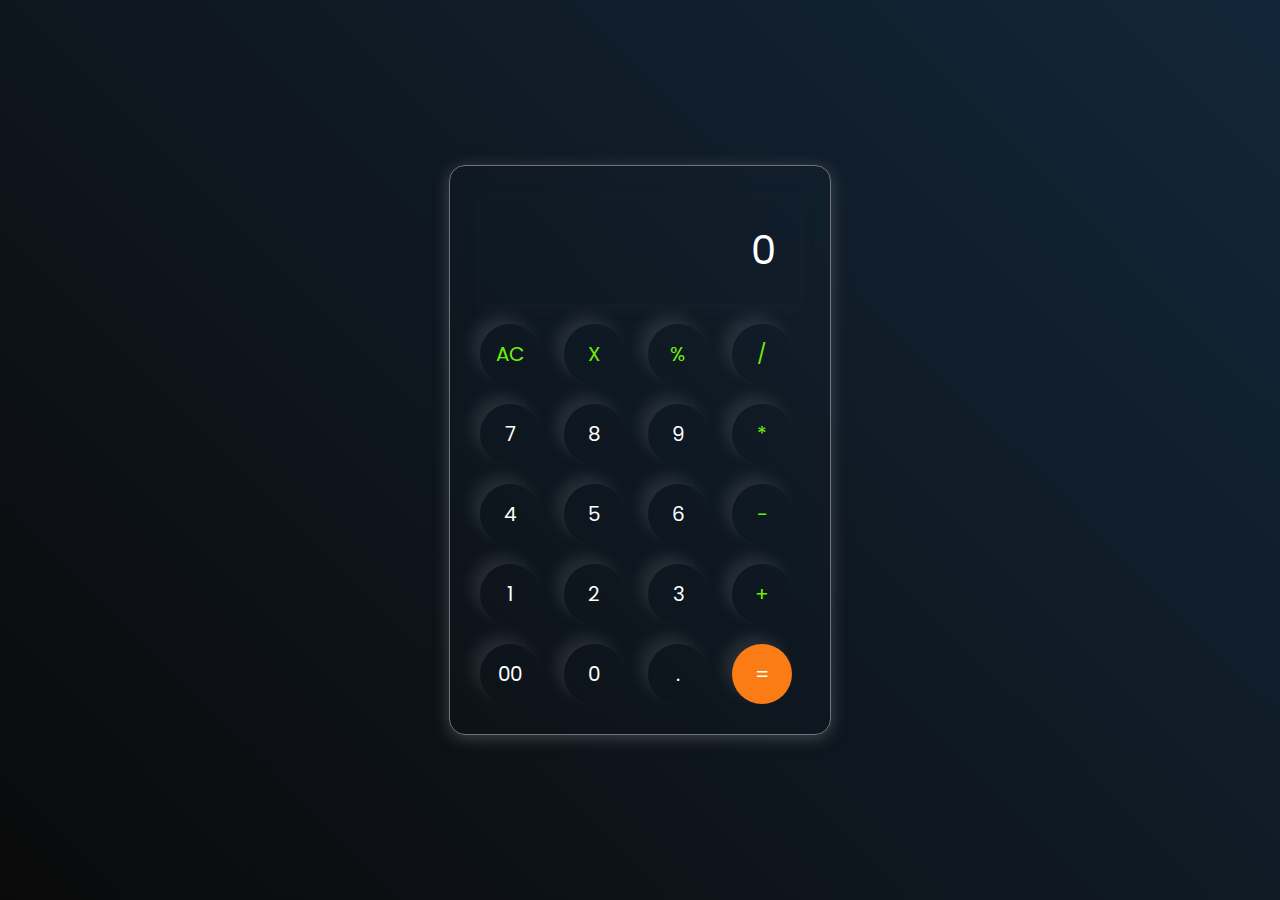
<file: index.html>
<!DOCTYPE html>
<html lang="en">
<head>
    <meta charset="UTF-8">
    <meta http-equiv="X-UA-Compatible" content="IE=edge">
    <meta name="viewport" content="width=device-width, initial-scale=1.0">
    <link rel="stylesheet" href="style.css">
    <title>Calculator</title>
</head>
<body>
    <div class="calculator">
    <input type="text" placeholder="0" id="inputbox">
    <div>
        <button class="operator">AC</button>
        <button class="operator">X</button>
        <button class="operator">%</button>
        <button class="operator">/</button>
    </div>

    <div>
        <button>7</button>
        <button>8</button>
        <button>9</button>
        <button class="operator">*</button>
    </div>

   
    <div>
        <button>4</button>
        <button>5</button>
        <button>6</button>
        <button class="operator">-</button>
    </div>

    <div>
        <button>1</button>
        <button>2</button>
        <button>3</button>
        <button class="operator">+</button>
    </div>
   
    <div>
        <button>00</button>
        <button>0</button>
        <button>.</button>
        <button class="equalbtn">=</button>
    </div>
    
</div>    
<script src="script.js" ></script>
</body>
</html>
</file>
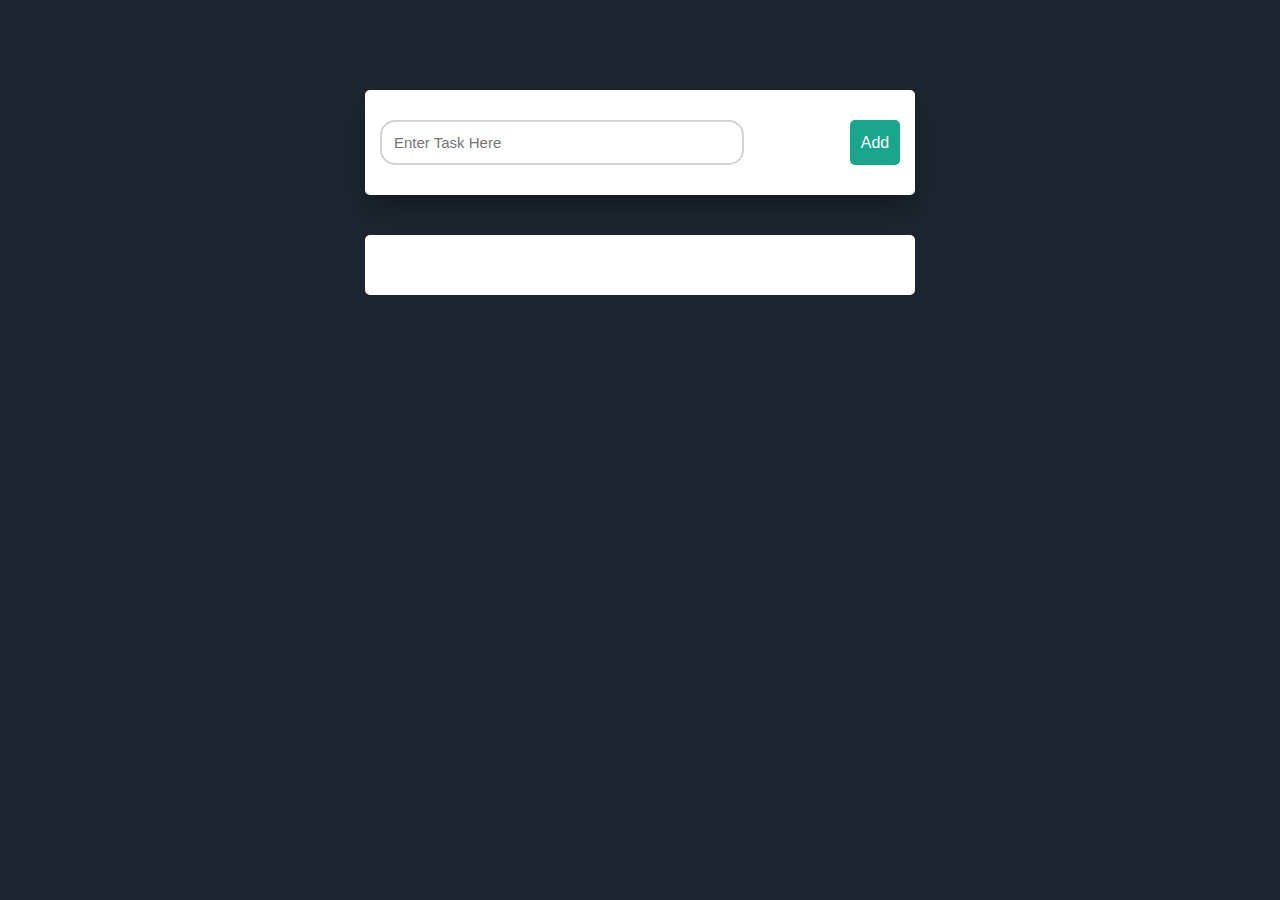
<file: todolist.html>
<!DOCTYPE html>
<html lang="en">
    <head>
        <meta charset="UTF-8">
        <meta name="viewport"
        content="width=device-width,initial-scale=1.0">
        <title>Document</title>
        <link rel="stylesheet" href="todolist.css">
        </head>
        <body>

        <div class="container">
            <div id="newtask">
                <input type="text" placeholder="Enter Task Here">
                <button id="push">Add</button>
            </div>
            <div id="tasks"></div>
        </div>

        <script>
                document.querySelector('#push').onclick=
                function(){
                    if (document.querySelector('#newtask input').
                    value.length==0){
                        alert("Please Enter A Task");
                    }
                    else{
                        document.querySelector('#tasks').innerHTML
                         += `<div class="task"><span id="taskname">${document.querySelector('#newtask input').value}</span><button class="delete">X</button></div>`;

                

                     var current_tasks=document.querySelectorAll('.delete');

                     for(var i=0; i<current_tasks.length;i++){
                        current_tasks[i].onclick=function(){
                            this.parentNode.remove();
                        }
                     }

                     var tasks=document.querySelectorAll('#taskname');
                     for(var i=0; i<curren_tasks.length;i++){
                        tasks[i].onclick=function(){
                            this.classList.toggle('Completed');
                        }
                     }


                     document.querySelector('#newtask input').value= "";

                    }
          
          
                }

        


        </script>

        
</body>
</html>
</file>
<file: style.css>
@import url('https://fonts.googleapis.com/css2?family=Poppins:wght@500&display=swap');

*{
    margin:0;
    padding:0;
    box-sizing: border-box;
    font-family: 'Poppins', sans-serif;
}

body{
    width: 100%;
    height:100vh;
    display: flex;
    justify-content: center;
    align-items: center;
    background: linear-gradient(45deg,#0a0a0a, #132639);

}

.calculator{
    border:1px solid #717377;
    padding:20px;
    border-radius: 16px;
    background: transparent;
    box-shadow: 0px 3px 15px rgba(113,115,119,0.5);
}

input{
    width:320px;
    border:none;
    padding:24px;
    margin:10px;
    background:transparent;
    box-shadow: 0px 3px 15px rgba(84,84,84,0.1);
    font-size: 40px;
    text-align: right;
    cursor: pointer;
    color:#ffffff;

}

input::placeholder{
    color:#ffffff;

}

button{
    border:none;
    width: 60px;
    height:60px;
    margin:10px;
    border-radius: 50%;
    background:transparent;
    color:#ffffff;
    font-size: 20px;
    box-shadow: -8px -8px 15px rgba(255,255,255,0.1);
    cursor: pointer;


}
.equalbtn{
    background-color: #fb7c14;

}

.operator{
    color:#6dee0a;
}
</file>
<file: todolist.css>
*{
    padding: 10px;
    margin:0;
    box-sizing: border-box;

}

body{
    background-color: #1d2630;
    height:35%;
    width: 570px;
    position:absolute;
    margin: auto;
    top:50px;
    left:0;
    right: 0;
    padding:30px 0;
    border-radius: 8px;
}

#newtask{
    position: relative;
    padding:30px 15px;
    background:#fff;
    border-radius: 5px;
    box-shadow:0 15px 30px rgba(0,0,0,0.3);
}

#newtask input{
    border-radius:15px;
    width:70%;
    height:45px;
    font-size: 15px;
    border:2px solid #d1d3d4;
    padding: 12px;
    color:#111111;
    font-weight: 500;
    position: relative;
}

#newtask input:focus{
    outline:none;
   border-color:#19A68C;

}

#newtask button{
    position: relative;
    float:right;
    width: 50px;
    height:45px;
    border-radius:5px;
    font-weight:500;
    font-size: 16px;
    background:#19A68C;
    color:#fff;
    border:none;
    outline: none;
    cursor:pointer;
}

#tasks{
    width:100%;
    position: relative;
    margin-top:40px;
    background:#fff;
    padding: 30px 20px;
    border-radius:5px;
}

.task{
    background: #fff;
    height: 50px;
    padding:5px 10px;
    border-radius:0px;
    margin-top:10px;
    display: flex;
    align-items:center;
    justify-content: space-between;
    cursor:pointer;
    border-bottom:2px solid #d1d3d4;
}

.task span{
    font-size: 17px;
    font-weight: 400;
    cursor: pointer;
}


.task button{
    border:none;
    background: #19A68C;
    height:100%;
    width: 45px;
    color:#fff;
    border-radius:5px;
    cursor:pointer;
}


.completed{
    text-decoration: none;
    opacity:0.7;

}
</file>
